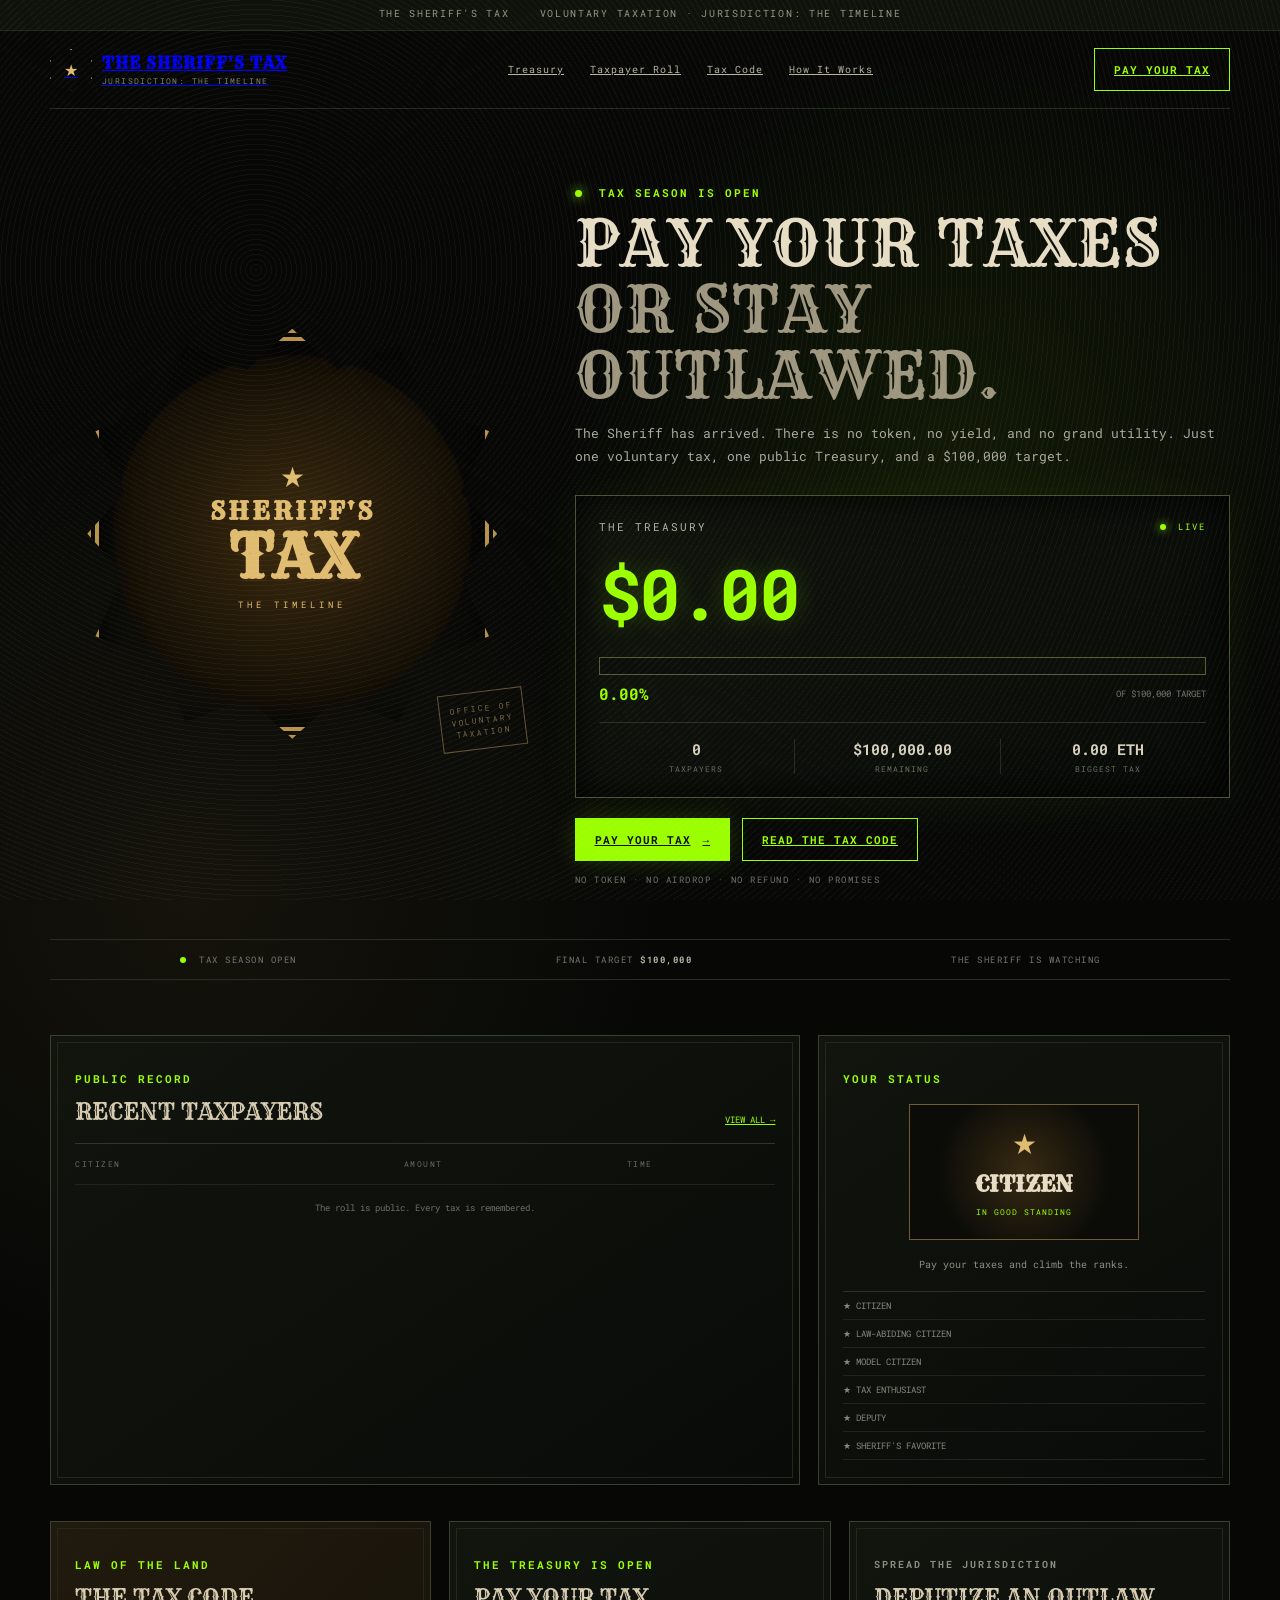
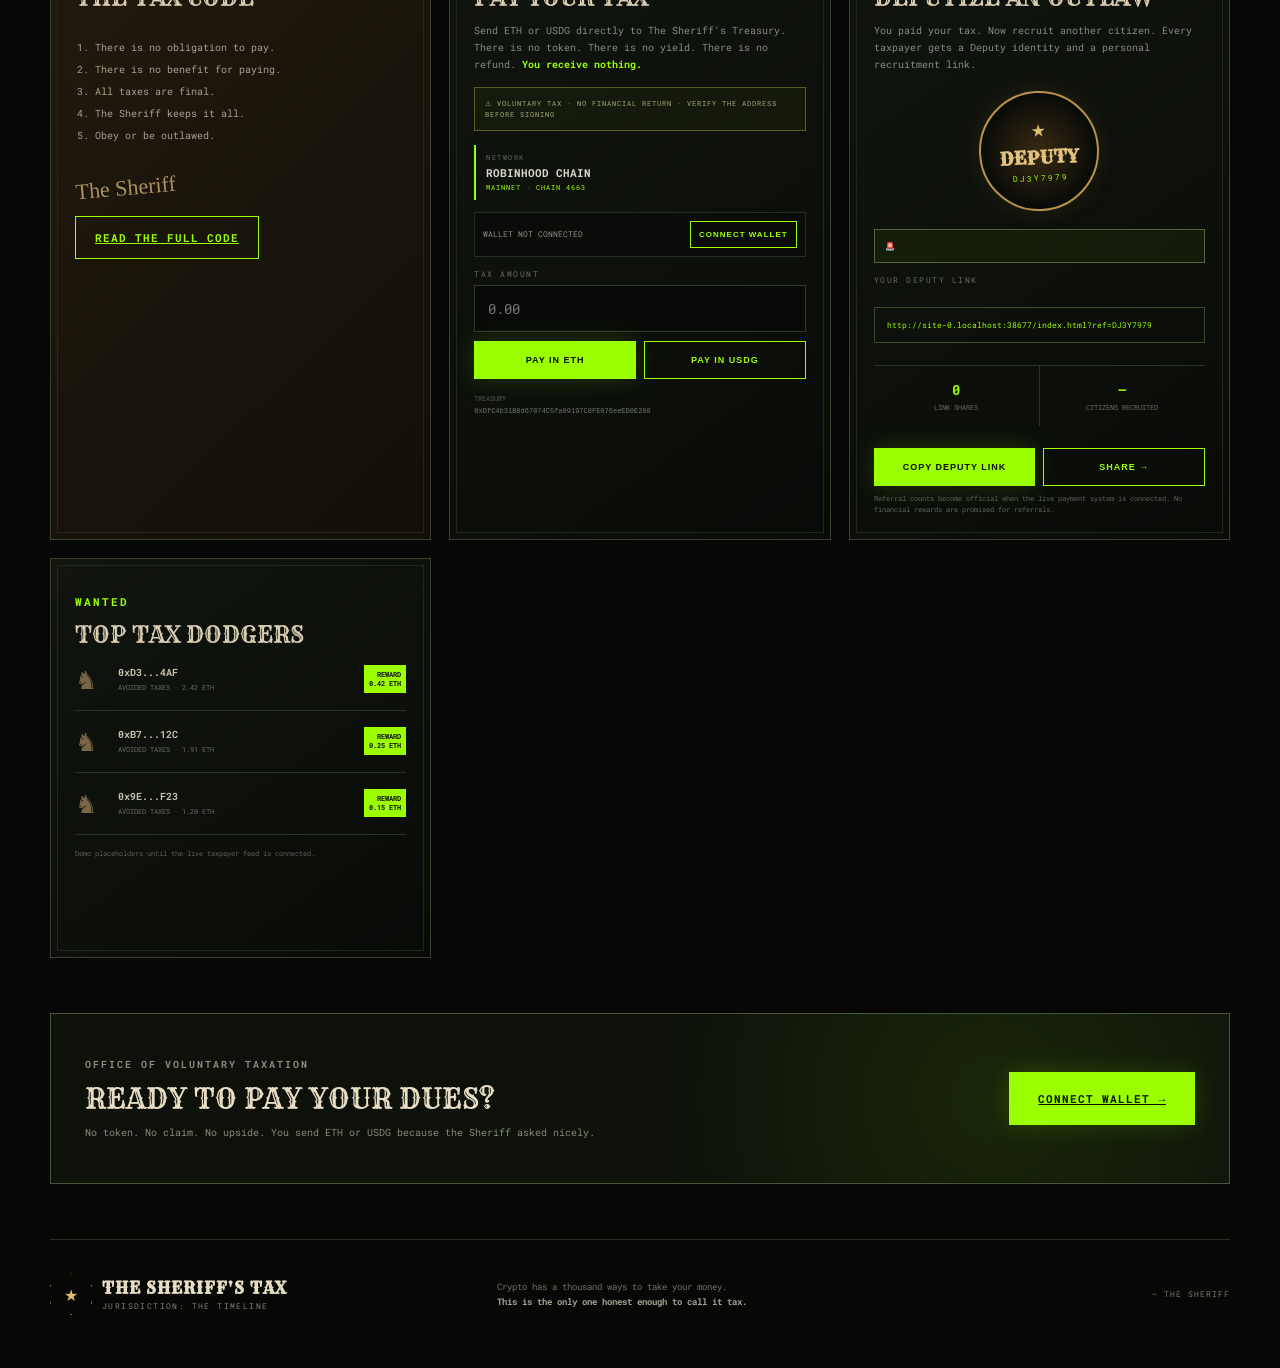
<file: index.html>
<!doctype html>
<html lang="en">
<head>
<meta charset="utf-8">
<meta name="viewport" content="width=device-width,initial-scale=1">

<meta name="description" content="The Sheriff's Tax — a voluntary crypto tax experiment.">

<title>The Sheriff's Tax — Jurisdiction: The Timeline</title>

<link rel="preconnect" href="https://fonts.googleapis.com">
<link rel="preconnect" href="https://fonts.gstatic.com" crossorigin>

<link href="https://fonts.googleapis.com/css2?family=Roboto+Mono:wght@400;500;600;700&family=Rye&display=swap" rel="stylesheet">

<link rel="stylesheet" href="styles.css">
</head>

<body>

<div class="grain"></div>

<div class="notice">
  <span>THE SHERIFF'S TAX</span>
  <span>VOLUNTARY TAXATION · JURISDICTION: THE TIMELINE</span>
</div>


<header class="nav shell">

  <a class="brand" href="#top">
    <span class="brand-badge">★</span>

    <span>
      <strong>THE SHERIFF'S TAX</strong>
      <small>JURISDICTION: THE TIMELINE</small>
    </span>
  </a>

  <nav>
    <a href="#treasury">Treasury</a>
    <a href="#roll">Taxpayer Roll</a>
    <a href="#code">Tax Code</a>
    <a href="#how">How It Works</a>
  </nav>

  <a class="nav-cta" href="#pay">
    PAY YOUR TAX
  </a>

</header>


<main id="top">


<!-- =========================
     HERO
========================= -->

<section class="hero shell">

  <div class="hero-art">

    <div class="badge">
      <span>★</span>
      <b>SHERIFF'S</b>
      <strong>TAX</strong>
      <small>THE TIMELINE</small>
    </div>

    <div class="hero-stamp">
      OFFICE OF<br>
      VOLUNTARY<br>
      TAXATION
    </div>

  </div>


  <div class="hero-copy">

    <p class="eyebrow">
      <i></i>
      TAX SEASON IS OPEN
    </p>

    <h1>
      PAY YOUR TAXES<br>
      <em>OR STAY OUTLAWED.</em>
    </h1>

    <p class="lede">
      The Sheriff has arrived. There is no token, no yield,
      and no grand utility. Just one voluntary tax,
      one public Treasury, and a $100,000 target.
    </p>


    <!-- TREASURY -->

    <div class="treasury-card" id="treasury">

      <div class="card-top">
        <span>THE TREASURY</span>

        <span class="live">
          <i></i>
          LIVE
        </span>
      </div>

      <div class="amount" id="treasuryAmount">
        $0.00
      </div>

      <div class="progress-track">
        <div
          class="progress-bar"
          id="progressBar">
        </div>
      </div>

      <div class="progress-meta">
        <strong id="progressPercent">
          0.00%
        </strong>

        <span>
          OF $100,000 TARGET
        </span>
      </div>


      <div class="stats">

        <div>
          <strong id="taxpayerCount">
            0
          </strong>

          <span>
            TAXPAYERS
          </span>
        </div>


        <div>
          <strong id="remainingAmount">
            $100,000.00
          </strong>

          <span>
            REMAINING
          </span>
        </div>


        <div>
          <strong id="biggestTax">
            0.00 ETH
          </strong>

          <span>
            BIGGEST TAX
          </span>
        </div>

      </div>

    </div>


    <div class="hero-actions">

      <a
        class="button button-green"
        href="#pay">
        PAY YOUR TAX
        <span>→</span>
      </a>

      <a
        class="button button-outline"
        href="#code">
        READ THE TAX CODE
      </a>

    </div>


    <p class="micro">
      NO TOKEN · NO AIRDROP · NO REFUND · NO PROMISES
    </p>

  </div>

</section>


<!-- =========================
     STATUS
========================= -->

<section class="status-strip shell">

  <div>
    <span class="dot"></span>
    TAX SEASON OPEN
  </div>

  <div>
    FINAL TARGET
    <strong>$100,000</strong>
  </div>

  <div>
    THE SHERIFF IS WATCHING
  </div>

</section>


<!-- =========================
     TAXPAYER DASHBOARD
========================= -->

<section class="dashboard shell" id="roll">

  <div class="panel taxpayers">

    <div class="panel-heading">

      <div>

        <p class="eyebrow">
          PUBLIC RECORD
        </p>

        <h2>
          RECENT TAXPAYERS
        </h2>

      </div>

      <a href="#roll">
        VIEW ALL →
      </a>

    </div>


    <div class="table">

      <div class="table-row table-head">
        <span>CITIZEN</span>
        <span>AMOUNT</span>
        <span>TIME</span>
      </div>

      <div id="taxpayerRows"></div>

    </div>


    <p
      class="panel-note"
      id="rollNote">
      The roll is public. Every tax is remembered.
    </p>

  </div>


  <aside class="wanted panel">

    <p class="eyebrow">
      YOUR STATUS
    </p>

    <div class="status-badge">

      <span>★</span>

      <strong>
        CITIZEN
      </strong>

      <small>
        IN GOOD STANDING
      </small>

    </div>

    <p>
      Pay your taxes and climb the ranks.
    </p>


    <div class="rank-list">

      <div>★ CITIZEN</div>
      <div>★ LAW-ABIDING CITIZEN</div>
      <div>★ MODEL CITIZEN</div>
      <div>★ TAX ENTHUSIAST</div>
      <div>★ DEPUTY</div>
      <div>★ SHERIFF'S FAVORITE</div>

    </div>

  </aside>

</section>


<!-- =========================
     TAX CODE
========================= -->

<section
  class="three-col shell"
  id="code">


  <article class="paper panel">

    <p class="eyebrow">
      LAW OF THE LAND
    </p>

    <h2>
      THE TAX CODE
    </h2>


    <ol>

      <li>
        There is no obligation to pay.
      </li>

      <li>
        There is no benefit for paying.
      </li>

      <li>
        All taxes are final.
      </li>

      <li>
        The Sheriff keeps it all.
      </li>

      <li>
        Obey or be outlawed.
      </li>

    </ol>


    <div class="signature">
      The Sheriff
    </div>


    <a
      class="button button-outline"
      href="#how">
      READ THE FULL CODE
    </a>

  </article>


<!-- =========================
     PAYMENT
========================= -->

  <section
    class="tax-payment panel"
    id="pay">

    <p class="eyebrow">
      THE TREASURY IS OPEN
    </p>

    <h2>
      PAY YOUR TAX
    </h2>


    <p class="tax-copy">

      Send ETH or USDG directly to
      The Sheriff's Treasury.

      There is no token.
      There is no yield.
      There is no refund.

      <strong>
        You receive nothing.
      </strong>

    </p>


    <div class="tax-warning">

      ⚠ VOLUNTARY TAX · NO FINANCIAL RETURN ·
      VERIFY THE ADDRESS BEFORE SIGNING

    </div>


    <div class="tax-network">

      <span>
        NETWORK
      </span>

      <strong>
        ROBINHOOD CHAIN
      </strong>

      <small>
        MAINNET · CHAIN 4663
      </small>

    </div>


    <div class="tax-wallet">

      <span id="walletAddress">
        WALLET NOT CONNECTED
      </span>

      <button
        class="button button-outline"
        id="connectTax"
        type="button">

        CONNECT WALLET

      </button>

    </div>


    <label
      class="ref-label"
      for="taxAmount">

      TAX AMOUNT

    </label>


    <input
      id="taxAmount"
      class="tax-input"
      type="number"
      min="0"
      step="any"
      placeholder="0.00">


    <div class="tax-assets">

      <button
        class="button button-green"
        id="payEth"
        type="button">

        PAY IN ETH

      </button>


      <button
        class="button button-outline"
        id="payUsdg"
        type="button">

        PAY IN USDG

      </button>

    </div>


    <div
      id="taxStatus"
      class="tax-status"
      hidden>
    </div>


    <div
      id="taxTx"
      class="tax-tx">
    </div>


    <div
      id="taxRef"
      class="tax-ref">
    </div>


    <p class="tax-address">

      TREASURY<br>

      <code>
        0xDfC4b31B8d67074C5fa09197C8FE076eeED0E280
      </code>

    </p>

  </section>


<!-- =========================
     DEPUTY SYSTEM
========================= -->

  <article
    class="deputy panel"
    id="how">


    <p class="eyebrow">
      SPREAD THE JURISDICTION
    </p>


    <h2>
      DEPUTIZE AN OUTLAW
    </h2>


    <p class="deputy-lede">

      You paid your tax.
      Now recruit another citizen.

      Every taxpayer gets a Deputy identity
      and a personal recruitment link.

    </p>


    <div class="deputy-seal">

      <span>★</span>

      <strong>
        DEPUTY
      </strong>

      <small id="deputyId">
        DXXXXXXX
      </small>

    </div>


    <div
      class="ref-notice"
      id="refNotice"
      hidden>

      <span>🚨</span>

      <strong id="refNoticeText"></strong>

    </div>


    <label class="ref-label">
      YOUR DEPUTY LINK
    </label>


    <div
      class="ref-box"
      id="refBox">

      Generating your link...

    </div>


    <div class="mini-stats">

      <div>

        <strong id="copyCount">
          0
        </strong>

        <span>
          LINK SHARES
        </span>

      </div>


      <div>

        <strong>
          —
        </strong>

        <span>
          CITIZENS RECRUITED
        </span>

      </div>

    </div>


    <div class="deputy-actions">

      <button
        class="button button-green"
        type="button"
        id="copyRef">

        COPY DEPUTY LINK

      </button>


      <button
        class="button button-outline"
        type="button"
        id="shareRef">

        SHARE →

      </button>

    </div>


    <p class="deputy-footnote">

      Referral counts become official
      when the live payment system is connected.

      No financial rewards are promised
      for referrals.

    </p>

  </article>


<!-- =========================
     OUTLAWS
========================= -->

  <article class="outlaws panel">

    <p class="eyebrow">
      WANTED
    </p>

    <h2>
      TOP TAX DODGERS
    </h2>


    <div class="outlaw">

      <span>♞</span>

      <div>

        <strong>
          0xD3...4AF
        </strong>

        <small>
          AVOIDED TAXES · 2.42 ETH
        </small>

      </div>

      <b>
        REWARD<br>
        0.42 ETH
      </b>

    </div>


    <div class="outlaw">

      <span>♞</span>

      <div>

        <strong>
          0xB7...12C
        </strong>

        <small>
          AVOIDED TAXES · 1.91 ETH
        </small>

      </div>

      <b>
        REWARD<br>
        0.25 ETH
      </b>

    </div>


    <div class="outlaw">

      <span>♞</span>

      <div>

        <strong>
          0x9E...F23
        </strong>

        <small>
          AVOIDED TAXES · 1.20 ETH
        </small>

      </div>

      <b>
        REWARD<br>
        0.15 ETH
      </b>

    </div>


    <p class="disclaimer">
      Demo placeholders until the live
      taxpayer feed is connected.
    </p>

  </article>

</section>


<!-- =========================
     FINAL CTA
========================= -->

<section
  class="payment shell"
  id="tax-payment">

  <div>

    <p class="eyebrow">
      OFFICE OF VOLUNTARY TAXATION
    </p>

    <h2>
      READY TO PAY YOUR DUES?
    </h2>

    <p>
      No token.
      No claim.
      No upside.

      You send ETH or USDG
      because the Sheriff asked nicely.
    </p>

  </div>


  <a
    class="button button-green big"
    href="#pay">

    CONNECT WALLET →

  </a>

</section>

</main>


<!-- =========================
     FOOTER
========================= -->

<footer class="footer shell">

  <div class="brand">

    <span class="brand-badge">
      ★
    </span>

    <span>

      <strong>
        THE SHERIFF'S TAX
      </strong>

      <small>
        JURISDICTION: THE TIMELINE
      </small>

    </span>

  </div>


  <p>

    Crypto has a thousand ways
    to take your money.

    <br>

    <strong>
      This is the only one honest enough
      to call it tax.
    </strong>

  </p>


  <span>
    — THE SHERIFF
  </span>

</footer>


<script src="script.js"></script>

</body>
</html>
</file>
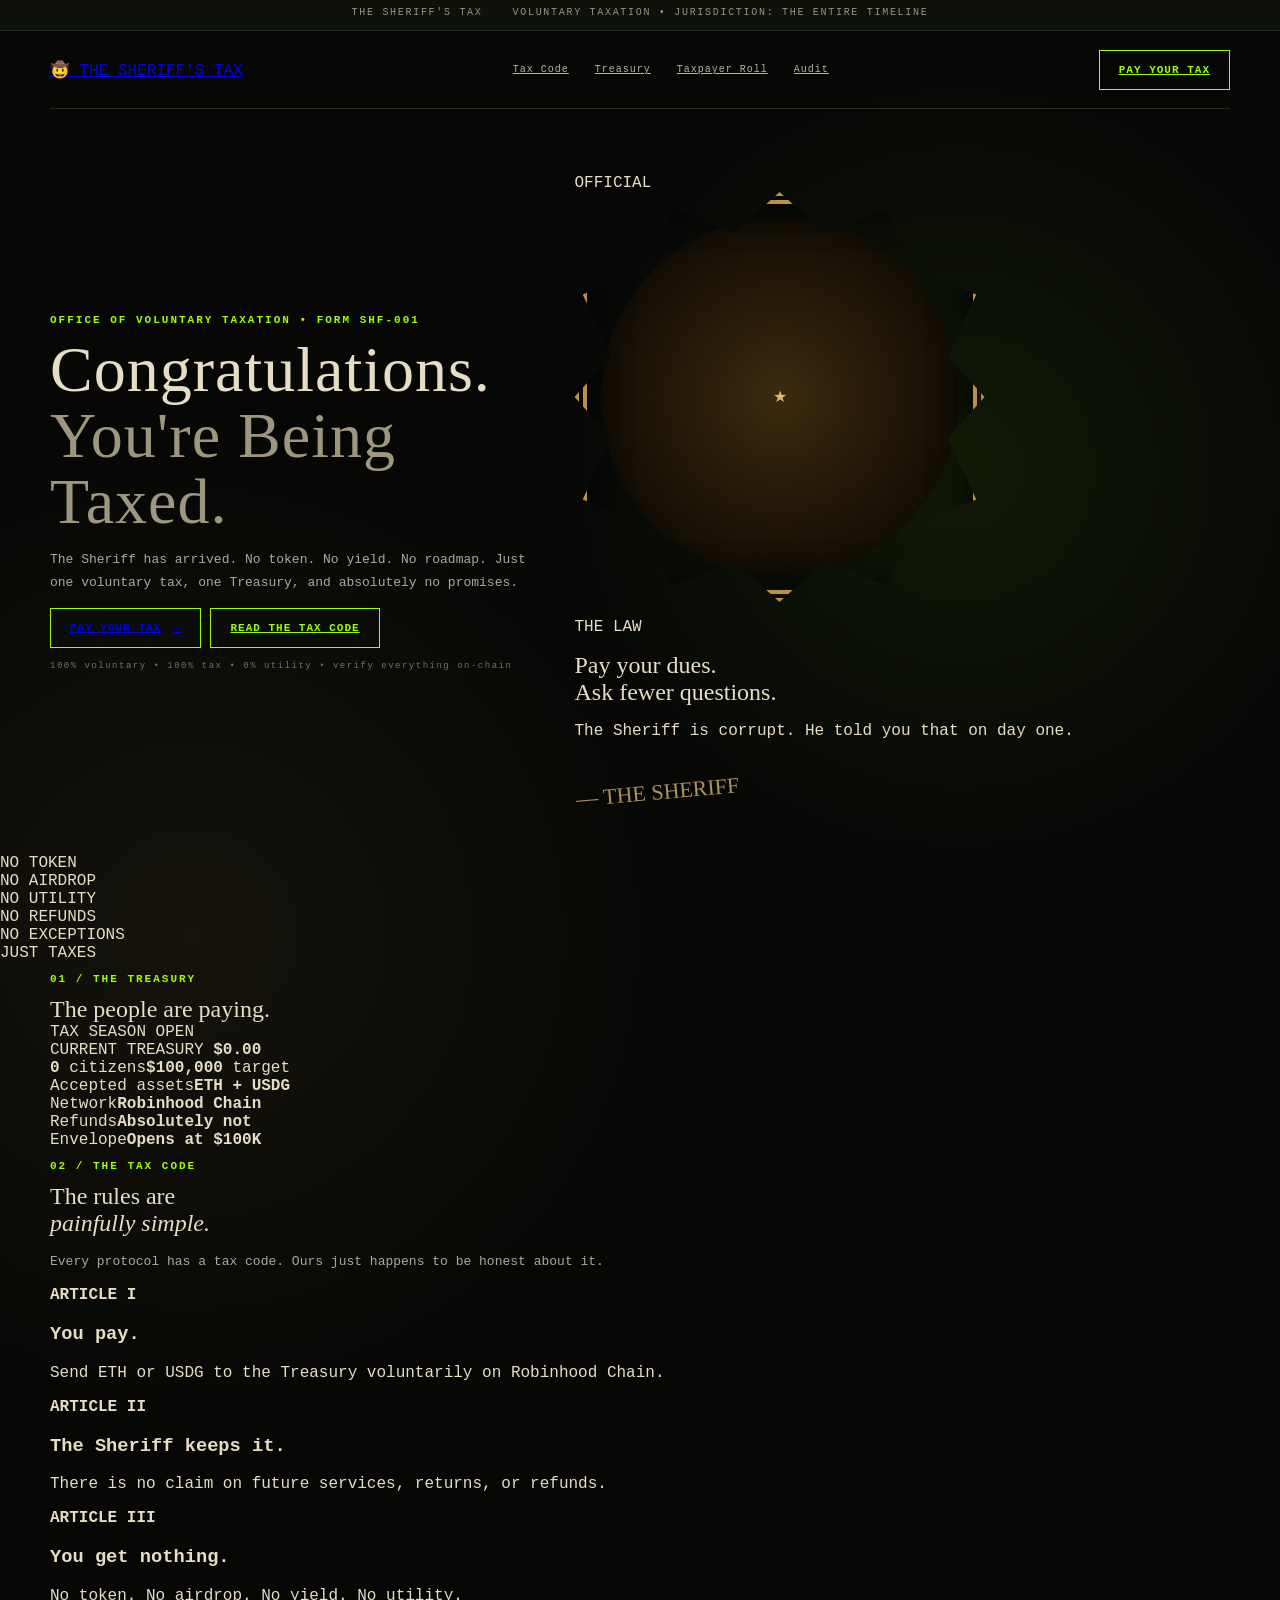
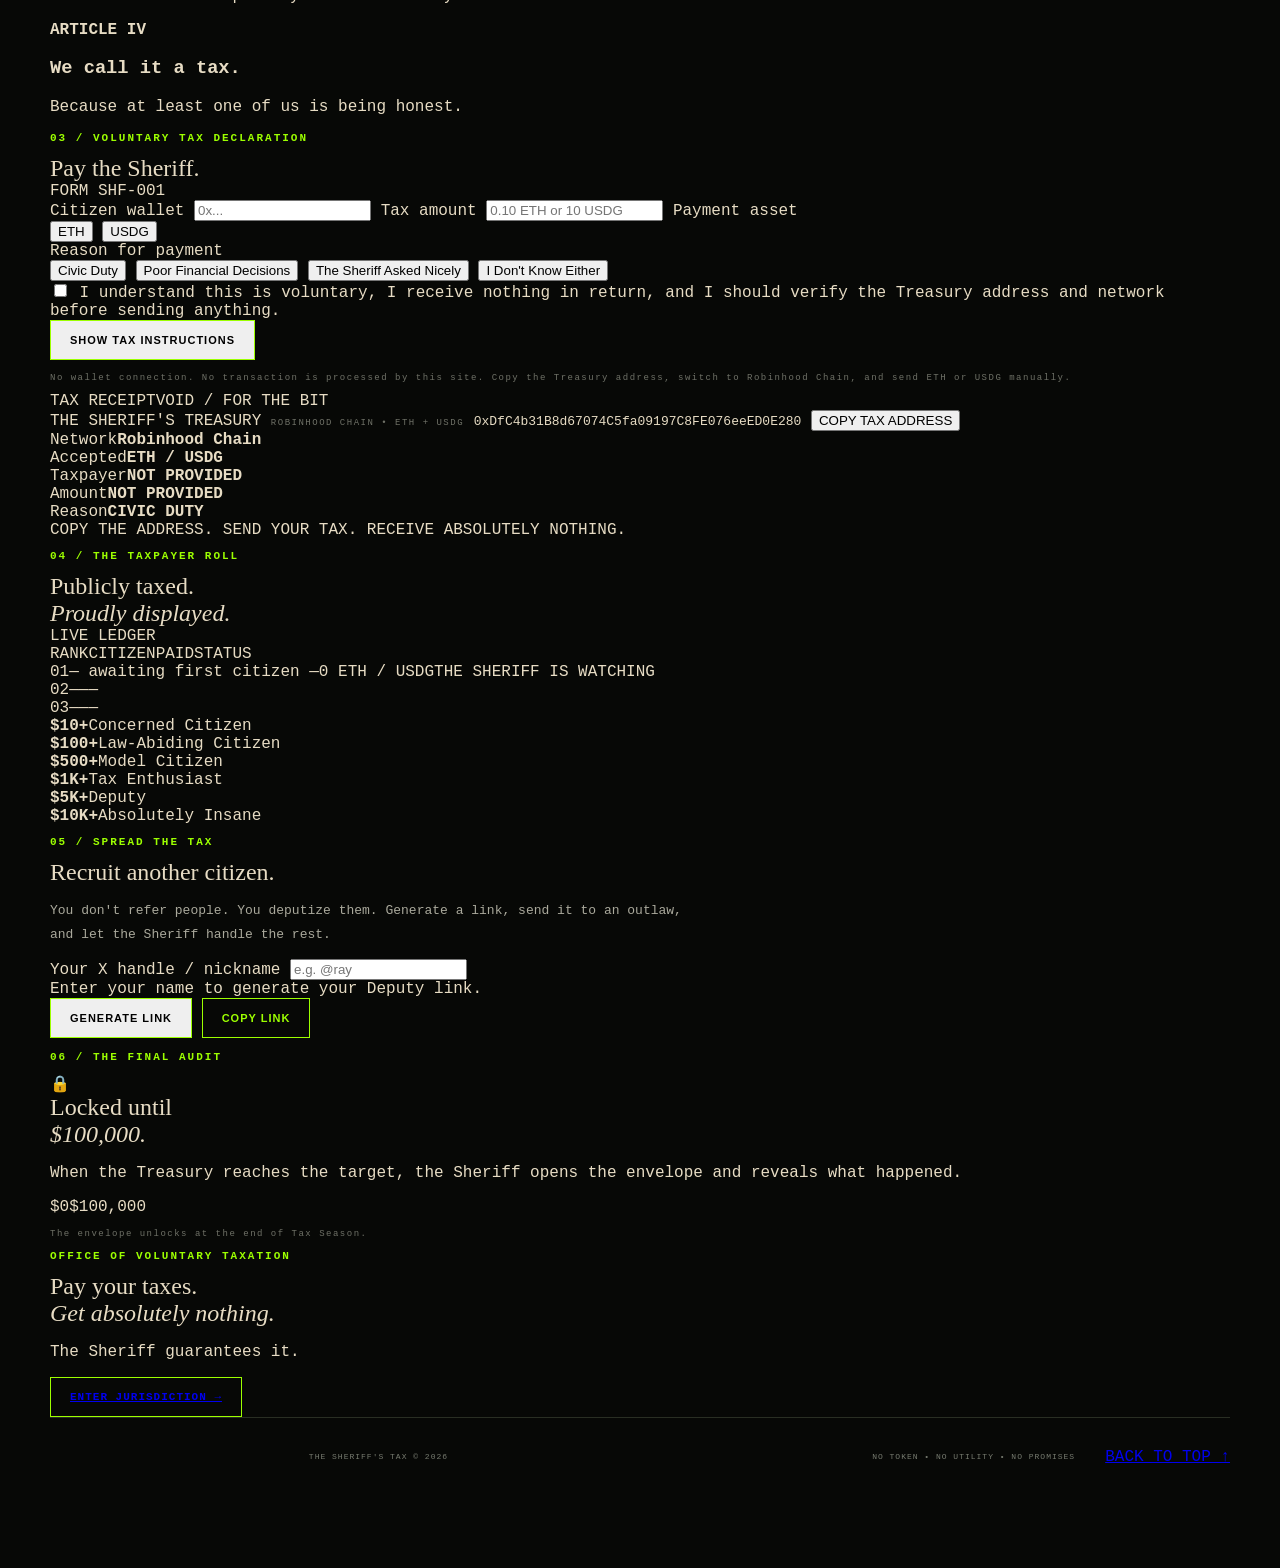
<file: index_sheriffs_tax_payment_v1-2.html>
<!doctype html>
<html lang="en">
<head>
  <meta charset="utf-8">
  <meta name="viewport" content="width=device-width, initial-scale=1">
  <meta name="description" content="The Sheriff's Tax — Congratulations. You're Being Taxed.">
  <title>The Sheriff's Tax — Congratulations. You're Being Taxed.</title>
  <link rel="stylesheet" href="styles.css">
</head>
<body>
  <div class="notice">
    <span>THE SHERIFF'S TAX</span>
    <span>VOLUNTARY TAXATION • JURISDICTION: THE ENTIRE TIMELINE</span>
  </div>

  <header class="nav shell">
    <a class="brand" href="#top">🤠 THE SHERIFF'S TAX</a>
    <nav>
      <a href="#tax-code">Tax Code</a>
      <a href="#treasury">Treasury</a>
      <a href="#roll">Taxpayer Roll</a>
      <a href="#audit">Audit</a>
    </nav>
    <a class="nav-cta" href="#pay">PAY YOUR TAX</a>
  </header>

  <main id="top">
    <section class="hero shell">
      <div class="hero-copy">
        <p class="eyebrow">OFFICE OF VOLUNTARY TAXATION • FORM SHF-001</p>
        <h1>Congratulations.<br><em>You're Being Taxed.</em></h1>
        <p class="lede">
          The Sheriff has arrived. No token. No yield. No roadmap.
          Just one voluntary tax, one Treasury, and absolutely no promises.
        </p>
        <div class="actions">
          <a class="button button-dark" href="#pay">PAY YOUR TAX <span>→</span></a>
          <a class="button button-outline" href="#tax-code">READ THE TAX CODE</a>
        </div>
        <p class="micro">100% voluntary • 100% tax • 0% utility • verify everything on-chain</p>
      </div>

      <div class="hero-card">
        <div class="wanted-stamp">OFFICIAL</div>
        <div class="badge">★</div>
        <p class="card-kicker">THE LAW</p>
        <h2>Pay your dues.<br>Ask fewer questions.</h2>
        <p>The Sheriff is corrupt. He told you that on day one.</p>
        <div class="signature">— THE SHERIFF</div>
      </div>
    </section>

    <section class="ticker" aria-label="Sheriff ticker">
      <div>NO TOKEN</div><div>NO AIRDROP</div><div>NO UTILITY</div><div>NO REFUNDS</div><div>NO EXCEPTIONS</div><div>JUST TAXES</div>
    </section>

    <section id="treasury" class="section shell">
      <div class="section-head">
        <div>
          <p class="eyebrow">01 / THE TREASURY</p>
          <h2>The people are paying.</h2>
        </div>
        <span class="status"><i></i> TAX SEASON OPEN</span>
      </div>

      <div class="treasury-grid">
        <div class="big-stat">
          <span class="label">CURRENT TREASURY</span>
          <strong id="treasuryAmount">$0.00</strong>
          <div class="progress"><span id="progressBar"></span></div>
          <div class="stat-row"><span><b id="citizenCount">0</b> citizens</span><span><b>$100,000</b> target</span></div>
        </div>
        <div class="data-card">
          <div><span>Accepted assets</span><strong>ETH + USDG</strong></div>
          <div><span>Network</span><strong>Robinhood Chain</strong></div>
          <div><span>Refunds</span><strong>Absolutely not</strong></div>
          <div><span>Envelope</span><strong>Opens at $100K</strong></div>
        </div>
      </div>
    </section>

    <section id="tax-code" class="section paper-section">
      <div class="shell">
        <p class="eyebrow">02 / THE TAX CODE</p>
        <div class="code-layout">
          <div>
            <h2>The rules are<br><em>painfully simple.</em></h2>
            <p class="lede">Every protocol has a tax code. Ours just happens to be honest about it.</p>
          </div>
          <div class="rules">
            <article><b>ARTICLE I</b><h3>You pay.</h3><p>Send ETH or USDG to the Treasury voluntarily on Robinhood Chain.</p></article>
            <article><b>ARTICLE II</b><h3>The Sheriff keeps it.</h3><p>There is no claim on future services, returns, or refunds.</p></article>
            <article><b>ARTICLE III</b><h3>You get nothing.</h3><p>No token. No airdrop. No yield. No utility.</p></article>
            <article><b>ARTICLE IV</b><h3>We call it a tax.</h3><p>Because at least one of us is being honest.</p></article>
          </div>
        </div>
      </div>
    </section>

    <section id="pay" class="section shell">
      <div class="section-head">
        <div>
          <p class="eyebrow">03 / VOLUNTARY TAX DECLARATION</p>
          <h2>Pay the Sheriff.</h2>
        </div>
        <span class="form-id">FORM SHF-001</span>
      </div>

      <div class="pay-grid">
        <div class="form-card">
          <label for="wallet">Citizen wallet</label>
          <input id="wallet" type="text" placeholder="0x..." autocomplete="off">

          <label for="amount">Tax amount</label>
          <input id="amount" type="text" placeholder="0.10 ETH or 10 USDG" inputmode="decimal">

          <label>Payment asset</label>
          <div class="choices">
            <button type="button" data-reason="ETH">ETH</button>
            <button type="button" data-reason="USDG">USDG</button>
          </div>

          <label>Reason for payment</label>
          <div class="choices">
            <button type="button" data-reason="Civic Duty">Civic Duty</button>
            <button type="button" data-reason="Poor Financial Decisions">Poor Financial Decisions</button>
            <button type="button" data-reason="The Sheriff Asked Nicely">The Sheriff Asked Nicely</button>
            <button type="button" data-reason="I Don't Know Either">I Don't Know Either</button>
          </div>

          <div class="ack">
            <input id="ack" type="checkbox">
            <label for="ack">I understand this is voluntary, I receive nothing in return, and I should verify the Treasury address and network before sending anything.</label>
          </div>

          <button class="button button-dark full" id="payButton" type="button">SHOW TAX INSTRUCTIONS</button>
          <p class="micro">No wallet connection. No transaction is processed by this site. Copy the Treasury address, switch to Robinhood Chain, and send ETH or USDG manually.</p>
        </div>

        <aside class="receipt" id="receipt">
          <div class="receipt-top"><span>TAX RECEIPT</span><span>VOID / FOR THE BIT</span></div>
          <div class="receipt-main">
            <span class="receipt-label">THE SHERIFF'S TREASURY</span>
            <span class="micro">ROBINHOOD CHAIN • ETH + USDG</span>
            <code id="treasuryAddress">0xDfC4b31B8d67074C5fa09197C8FE076eeED0E280</code>
            <button class="copy" data-copy="treasuryAddress">COPY TAX ADDRESS</button>
          </div>
          <div class="receipt-lines">
            <div><span>Network</span><b>Robinhood Chain</b></div>
            <div><span>Accepted</span><b>ETH / USDG</b></div>
            <div><span>Taxpayer</span><b id="receiptWallet">NOT PROVIDED</b></div>
            <div><span>Amount</span><b id="receiptAmount">NOT PROVIDED</b></div>
            <div><span>Reason</span><b id="receiptReason">CIVIC DUTY</b></div>
          </div>
          <div class="receipt-bottom">COPY THE ADDRESS. SEND YOUR TAX. RECEIVE ABSOLUTELY NOTHING.</div>
        </aside>
      </div>
    </section>

    <section id="roll" class="section dark-section">
      <div class="shell">
        <div class="section-head">
          <div>
            <p class="eyebrow">04 / THE TAXPAYER ROLL</p>
            <h2>Publicly taxed.<br><em>Proudly displayed.</em></h2>
          </div>
          <span class="status light"><i></i> LIVE LEDGER</span>
        </div>

        <div class="roll-table">
          <div class="roll-row header"><span>RANK</span><span>CITIZEN</span><span>PAID</span><span>STATUS</span></div>
          <div class="roll-row"><span>01</span><span>— awaiting first citizen —</span><span>0 ETH / USDG</span><span>THE SHERIFF IS WATCHING</span></div>
          <div class="roll-row"><span>02</span><span>—</span><span>—</span><span>—</span></div>
          <div class="roll-row"><span>03</span><span>—</span><span>—</span><span>—</span></div>
        </div>

        <div class="rank-grid">
          <div><b>$10+</b><span>Concerned Citizen</span></div>
          <div><b>$100+</b><span>Law-Abiding Citizen</span></div>
          <div><b>$500+</b><span>Model Citizen</span></div>
          <div><b>$1K+</b><span>Tax Enthusiast</span></div>
          <div><b>$5K+</b><span>Deputy</span></div>
          <div><b>$10K+</b><span>Absolutely Insane</span></div>
        </div>
      </div>
    </section>

    <section id="deputy" class="section shell">
      <div class="referral-card">
        <div>
          <p class="eyebrow">05 / SPREAD THE TAX</p>
          <h2>Recruit another citizen.</h2>
          <p class="lede">You don't refer people. You deputize them. Generate a link, send it to an outlaw, and let the Sheriff handle the rest.</p>
        </div>
        <div class="referral-box">
          <label for="deputyName">Your X handle / nickname</label>
          <input id="deputyName" type="text" placeholder="e.g. @ray">
          <div class="generated-link" id="generatedLink">Enter your name to generate your Deputy link.</div>
          <div class="actions">
            <button class="button button-dark" id="generateLink" type="button">GENERATE LINK</button>
            <button class="button button-outline" id="copyLink" type="button">COPY LINK</button>
          </div>
          <p id="shareMessage" class="micro"></p>
        </div>
      </div>
    </section>

    <section id="audit" class="section audit-section">
      <div class="shell audit">
        <p class="eyebrow">06 / THE FINAL AUDIT</p>
        <div class="seal">🔒</div>
        <h2>Locked until<br><em>$100,000.</em></h2>
        <p>When the Treasury reaches the target, the Sheriff opens the envelope and reveals what happened.</p>
        <div class="audit-line"><span>$0</span><span>$100,000</span></div>
        <div class="progress light-progress"><span id="auditBar"></span></div>
        <p class="micro">The envelope unlocks at the end of Tax Season.</p>
      </div>
    </section>

    <section class="closing shell">
      <p class="eyebrow">OFFICE OF VOLUNTARY TAXATION</p>
      <h2>Pay your taxes.<br><em>Get absolutely nothing.</em></h2>
      <p>The Sheriff guarantees it.</p>
      <a class="button button-dark" href="#pay">ENTER JURISDICTION →</a>
    </section>
  </main>

  <footer class="footer shell">
    <span>THE SHERIFF'S TAX © 2026</span>
    <span>NO TOKEN • NO UTILITY • NO PROMISES</span>
    <a href="#top">BACK TO TOP ↑</a>
  </footer>

  <div class="toast" id="toast" role="status" aria-live="polite"></div>
  <script src="script.js"></script>
</body>
</html>
</file>
<file: styles.css>
:root{--bg:#070806;--panel:#0d100b;--line:#303728;--gold:#b9924a;--gold2:#e0bc70;--green:#9cff00;--cream:#e7dcc4;--muted:#8c8e82}*{box-sizing:border-box}html{scroll-behavior:smooth}body{margin:0;color:var(--cream);background:radial-gradient(circle at 75% 15%,rgba(156,255,0,.07),transparent 25rem),radial-gradient(circle at 15% 30%,rgba(185,146,74,.08),transparent 30rem),var(--bg);font-family:"Roboto Mono",monospace;overflow-x:hidden}body:before{content:"";position:fixed;inset:0;pointer-events:none;opacity:.055;background:linear-gradient(rgba(255,255,255,.07) 1px,transparent 1px);background-size:100% 4px;z-index:20}.grain{position:fixed;inset:0;pointer-events:none;opacity:.04;background:repeating-radial-gradient(circle at 20% 30%,#fff 0 1px,transparent 1px 5px);z-index:19}.shell{width:min(1180px,calc(100% - 36px));margin:auto}.notice{min-height:31px;padding:7px 20px;display:flex;justify-content:center;gap:30px;background:#0e120a;border-bottom:1px solid #23291c;color:#929681;font-size:10px;letter-spacing:1.7px}.nav{min-height:78px;display:flex;align-items:center;justify-content:space-between;border-bottom:1px solid #272c21;gap:18px}.brand{display:flex;align-items:center;gap:10px}.brand-badge{width:42px;height:42px;border:1px solid var(--gold);color:var(--gold2);display:grid;place-items:center;clip-path:polygon(50% 0,61% 12%,77% 8%,85% 23%,100% 28%,91% 50%,100% 72%,85% 77%,77% 92%,61% 88%,50% 100%,39% 88%,23% 92%,15% 77%,0 72%,9% 50%,0 28%,15% 23%,23% 8%,39% 12%)}.brand strong{display:block;font-family:Rye,serif;font-size:16px;letter-spacing:1px}.brand small{display:block;color:#7d806f;font-size:8px;letter-spacing:1.4px;margin-top:3px}.nav nav{display:flex;gap:26px}.nav nav a{font-size:10px;color:#b7b4a4;letter-spacing:1px}.nav nav a:hover{color:var(--green)}.nav-cta,.button{display:inline-flex;align-items:center;justify-content:center;gap:12px;border:1px solid var(--green);padding:13px 19px;letter-spacing:1px;font-size:11px;font-weight:700;transition:.2s}.nav-cta{color:var(--green)}.nav-cta:hover,.button-outline:hover{background:var(--green);color:#071000}.hero{min-height:650px;display:grid;grid-template-columns:.85fr 1.15fr;gap:40px;align-items:center;padding:65px 0 45px}.hero-art{min-height:500px;position:relative;display:grid;place-items:center}.badge{width:min(410px,80vw);aspect-ratio:1;display:flex;flex-direction:column;align-items:center;justify-content:center;color:var(--gold2);background:radial-gradient(circle,#3b2a0e,#130e05 65%,transparent 66%);border:12px double var(--gold);clip-path:polygon(50% 0,61% 10%,76% 4%,83% 19%,98% 25%,91% 40%,100% 50%,91% 60%,98% 75%,83% 81%,76% 96%,61% 90%,50% 100%,39% 90%,24% 96%,17% 81%,2% 75%,9% 60%,0 50%,9% 40%,2% 25%,17% 19%,24% 4%,39% 10%);box-shadow:0 0 70px rgba(185,146,74,.14),inset 0 0 40px #000;text-align:center}.badge span{font-size:28px}.badge b{font-family:Rye,serif;font-size:25px;letter-spacing:3px}.badge strong{font-family:Rye,serif;font-size:60px;line-height:1;text-shadow:3px 3px 0 #39250b}.badge small{font-size:9px;letter-spacing:4px;margin-top:12px}.hero-stamp{position:absolute;right:2%;bottom:7%;padding:10px;border:1px solid #635334;color:#796949;font-size:8px;line-height:1.5;letter-spacing:2px;transform:rotate(-7deg);text-align:center}.eyebrow{font-size:11px;letter-spacing:2px;color:var(--green);font-weight:700}.eyebrow i{display:inline-block;width:7px;height:7px;background:var(--green);border-radius:50%;box-shadow:0 0 12px var(--green);margin-right:8px}h1,h2{margin:0;font-family:Rye,serif;font-weight:400}h1{font-size:clamp(38px,5vw,68px);line-height:1.03;letter-spacing:1px}h1 em{font-style:normal;color:#9e967f}.lede{max-width:650px;color:#aaa99c;line-height:1.8;font-size:13px}.treasury-card{margin-top:26px;padding:23px;border:1px solid #4a523a;background:linear-gradient(135deg,#11150d,#080a07);box-shadow:0 0 45px rgba(156,255,0,.05),inset 0 0 40px #000}.card-top,.progress-meta,.stats{display:flex;justify-content:space-between;align-items:center}.card-top{font-size:11px;letter-spacing:2px;color:#b3b19e}.live{color:var(--green);font-size:9px}.live i{display:inline-block;width:6px;height:6px;background:var(--green);border-radius:50%;margin-right:5px;box-shadow:0 0 10px var(--green)}.amount{font-size:clamp(38px,6vw,70px);font-weight:700;color:var(--green);letter-spacing:-2px;margin:13px 0 18px;text-shadow:0 0 25px rgba(156,255,0,.2)}.progress-track{height:18px;border:1px solid #506036;background:#0b0e09;padding:2px}.progress-bar{height:100%;width:0;background:repeating-linear-gradient(135deg,var(--green) 0 10px,#77bd00 10px 18px);box-shadow:0 0 18px rgba(156,255,0,.55);transition:width 1s ease}.progress-meta{margin-top:8px;color:#73776a;font-size:9px}.progress-meta strong{font-size:16px;color:var(--green)}.stats{border-top:1px solid #2b3026;margin-top:18px;padding-top:16px;gap:10px}.stats div{flex:1;text-align:center;border-right:1px solid #272c22}.stats div:last-child{border:0}.stats strong{display:block;color:#d6d0bd;font-size:15px}.stats span{display:block;color:#686d61;font-size:8px;letter-spacing:1px;margin-top:5px}.hero-actions{display:flex;gap:12px;margin-top:20px}.button-green{background:var(--green);color:#081000;box-shadow:0 0 25px rgba(156,255,0,.17)}.button-green:hover{transform:translateY(-2px);box-shadow:0 0 32px rgba(156,255,0,.35)}.button-outline{color:var(--green);background:transparent}.micro{font-size:9px;letter-spacing:1.5px;color:#6f7167;margin-top:13px}.status-strip{border-top:1px solid #282e21;border-bottom:1px solid #282e21;padding:14px 0;display:flex;justify-content:space-around;color:#74786b;font-size:9px;letter-spacing:1.5px}.status-strip strong{color:#b5b49f}.dot{display:inline-block;width:6px;height:6px;background:var(--green);border-radius:50%;margin-right:7px}.dashboard{display:grid;grid-template-columns:1.55fr .85fr;gap:18px;padding:55px 0 18px}.panel{border:1px solid #3a402e;background:linear-gradient(145deg,#11150e,#090b08);padding:24px;position:relative}.panel:before{content:"";position:absolute;inset:6px;border:1px solid #22281d;pointer-events:none}.panel-heading{display:flex;justify-content:space-between;align-items:end;border-bottom:1px solid #303529;padding-bottom:17px}.panel-heading h2,.three-col h2{font-size:23px;color:#d7cbb1}.panel-heading a{font-size:9px;color:var(--green)}.table-row{display:grid;grid-template-columns:1.5fr 1fr .7fr;padding:15px 0;border-bottom:1px solid #20251c;gap:10px}.table-row span{font-size:11px}.table-head span{color:#696e62;font-size:8px;letter-spacing:1.5px}.tax-row span:first-child{color:var(--green)}.tax-row span:nth-child(2){color:#d6d0bd}.tax-row span:last-child{color:#77796d;text-align:right}.panel-note{font-size:9px;color:#6c7165;text-align:center;margin:17px 0 0}.status-badge{margin:18px auto;padding:20px;text-align:center;border:1px solid #715b34;background:radial-gradient(circle,#392a13,#0b0c08 65%);max-width:230px}.status-badge span{display:block;color:var(--gold2);font-size:28px}.status-badge strong{display:block;font-family:Rye,serif;font-size:22px;margin-top:8px}.status-badge small{color:var(--green);font-size:8px;letter-spacing:1px}.wanted>p:not(.eyebrow){font-size:10px;color:#8d8e81;text-align:center}.rank-list{border-top:1px solid #2b3025;margin-top:20px}.rank-list div{padding:8px 0;border-bottom:1px solid #1f241c;color:#85887b;font-size:9px}.three-col{display:grid;grid-template-columns:1fr 1fr 1fr;gap:18px;padding:18px 0 55px}.three-col .panel{min-height:400px}.paper{background:linear-gradient(135deg,#211a0e,#120f08)}.paper ol{padding-left:20px;color:#aaa28e;font-size:10px;line-height:2.2;margin-top:25px}.signature{font-family:cursive;color:#ad915d;font-size:22px;margin:18px 0 25px;transform:rotate(-5deg)}.deputy p{color:#898c7f;font-size:10px;line-height:1.7}.ref-box{border:1px solid #3c492d;color:var(--green);font-size:8px;padding:12px;overflow:hidden;white-space:nowrap;margin:22px 0}.mini-stats{display:flex;border-top:1px solid #2b3025;margin-bottom:22px}.mini-stats div{flex:1;padding:14px 4px;text-align:center;border-right:1px solid #2b3025}.mini-stats div:last-child{border:0}.mini-stats strong{display:block;color:var(--green);font-size:14px}.mini-stats span{display:block;color:#686c61;font-size:7px;margin-top:4px}.outlaw{display:grid;grid-template-columns:35px 1fr auto;gap:8px;align-items:center;padding:14px 0;border-bottom:1px solid #2b3025}.outlaw>span{color:#786746;font-size:25px}.outlaw strong{display:block;color:#c5bfac;font-size:10px}.outlaw small{display:block;color:#696d62;font-size:7px;margin-top:4px}.outlaw b{font-size:7px;text-align:right;color:#111;background:var(--green);padding:5px}.disclaimer{font-size:7px;color:#5e6258;margin-top:14px}.payment{border:1px solid #4a543b;background:radial-gradient(circle at 80% 50%,rgba(156,255,0,.09),transparent 35%),#0d110a;display:flex;justify-content:space-between;align-items:center;gap:30px;padding:34px;margin-bottom:55px}.payment h2{font-size:28px}.payment p{color:#878b7d;font-size:10px}.button.big{padding:18px 28px;white-space:nowrap}.footer{border-top:1px solid #292e23;padding:30px 0 50px;display:grid;grid-template-columns:1fr 1.5fr auto;gap:30px;align-items:center}.footer p{color:#6e7267;font-size:9px;line-height:1.7}.footer p strong{color:#a4a393}.footer>span{color:#777b70;font-size:8px;letter-spacing:1px;text-align:right}@media(max-width:850px){.nav{height:auto;padding:16px 0;flex-wrap:wrap}.nav nav{order:3;width:100%;overflow:auto;gap:18px}.nav nav a{white-space:nowrap}.nav-cta{font-size:9px;padding:10px}.hero{grid-template-columns:1fr;padding-top:35px}.hero-art{min-height:310px}.badge{width:290px}.badge strong{font-size:48px}.dashboard,.three-col{grid-template-columns:1fr}.three-col .panel{min-height:auto}.payment,.footer{display:grid;grid-template-columns:1fr}.footer>span{text-align:left}}@media(max-width:520px){.shell{width:calc(100% - 24px)}.notice{font-size:7px}.notice span:last-child{display:none}h1{font-size:36px}.amount{font-size:42px}.stats strong{font-size:11px}.hero-actions{flex-direction:column}.button{width:100%}.status-strip{justify-content:space-between;font-size:7px}.status-strip div:last-child{display:none}.table-row{grid-template-columns:1.3fr .8fr .6fr}.table-row span{font-size:9px}}
/* SHERIFF'S TAX — DEPUTY SYSTEM V1 */

.deputy-lede {
  color: #898c7f;
  font-size: 10px;
  line-height: 1.7;
}

.deputy-seal {
  width: 120px;
  height: 120px;
  margin: 18px auto;
  border: 2px solid var(--gold);
  border-radius: 50%;
  display: flex;
  flex-direction: column;
  align-items: center;
  justify-content: center;
  background: radial-gradient(circle, #392a13, #0a0c08 67%);
  box-shadow: 0 0 24px rgba(185, 146, 74, 0.12);
  transform: rotate(-3deg);
}

.deputy-seal span {
  color: var(--gold2);
  font-size: 17px;
}

.deputy-seal strong {
  font-family: Rye, serif;
  color: #dfc07d;
  font-size: 18px;
  margin: 4px 0;
}

.deputy-seal small {
  color: var(--green);
  font-size: 8px;
  letter-spacing: 2px;
}

.ref-label {
  display: block;
  color: #686d61;
  font-size: 8px;
  letter-spacing: 1.5px;
  margin-bottom: 6px;
}

.ref-notice {
  display: flex;
  gap: 8px;
  align-items: flex-start;
  border: 1px solid #56623b;
  background: rgba(156, 255, 0, 0.05);
  color: #9cac7e;
  padding: 10px;
  margin: 12px 0;
  font-size: 8px;
  line-height: 1.5;
}

.ref-box {
  font-size: 8px;
}

.deputy-actions {
  display: grid;
  grid-template-columns: 1fr 1fr;
  gap: 8px;
}

.deputy-actions .button {
  width: 100%;
  padding-left: 8px;
  padding-right: 8px;
  font-size: 9px;
}

.deputy-footnote {
  font-size: 7px !important;
  color: #5f6459 !important;
  line-height: 1.6 !important;
  margin-bottom: 0;
}

@media (max-width: 520px) {
  .deputy-actions {
    grid-template-columns: 1fr;
  }
}
/* SHERIFF'S TAX — PAYMENT V1 */

.tax-copy {
  color: #898c7f;
  font-size: 10px;
  line-height: 1.7;
}

.tax-copy strong {
  color: var(--green);
}

.tax-warning {
  margin: 14px 0;
  padding: 10px;
  border: 1px solid #5b5b28;
  background: rgba(156, 255, 0, 0.035);
  color: #a6a879;
  font-size: 7px;
  letter-spacing: 1px;
  line-height: 1.6;
}

.tax-network {
  display: flex;
  flex-direction: column;
  gap: 3px;
  border-left: 2px solid var(--green);
  padding: 8px 10px;
  margin: 12px 0;
}

.tax-network span {
  font-size: 7px;
  color: #62675d;
  letter-spacing: 1.5px;
}

.tax-network strong {
  font-size: 11px;
  color: #d7d9cc;
}

.tax-network small {
  font-size: 7px;
  color: var(--green);
  letter-spacing: 1px;
}

.tax-wallet {
  display: flex;
  align-items: center;
  justify-content: space-between;
  gap: 8px;
  margin: 12px 0;
  padding: 8px;
  border: 1px solid #252a22;
  background: #0a0c09;
}

.tax-wallet span {
  font-size: 8px;
  color: #8d9185;
}

.tax-wallet .button {
  font-size: 8px;
  padding: 8px;
}

.tax-input {
  width: 100%;
  box-sizing: border-box;
  background: #080a07;
  color: #e7eadf;
  border: 1px solid #33382f;
  padding: 13px;
  font: inherit;
  font-size: 14px;
  outline: none;
  margin-bottom: 9px;
}

.tax-input:focus {
  border-color: var(--green);
}

.tax-assets {
  display: grid;
  grid-template-columns: 1fr 1fr;
  gap: 8px;
}

.tax-assets .button {
  width: 100%;
  font-size: 9px;
}

.tax-status {
  margin-top: 12px;
  padding: 10px;
  border: 1px solid #34392f;
  background: #0a0c09;
  color: #aaaf9f;
  font-size: 8px;
  line-height: 1.6;
}

.tax-status.success {
  border-color: #5d8f1f;
  color: #b8e77c;
}

.tax-status.error {
  border-color: #713b30;
  color: #ff9e87;
}

.tax-status.pending {
  border-color: #6e6634;
  color: #e2d68a;
}

.tax-tx {
  font-size: 8px;
  margin-top: 8px;
}

.tax-tx a {
  color: var(--green);
}

.tax-ref {
  font-size: 7px;
  color: #6e7468;
  margin-top: 8px;
}

.tax-address {
  margin-top: 14px;
  color: #555b50;
  font-size: 7px;
  line-height: 1.8;
  word-break: break-all;
}

.tax-address code {
  color: #73796d;
}

@media (max-width: 520px) {
  .tax-assets {
    grid-template-columns: 1fr;
  }

  .tax-wallet {
    align-items: stretch;
    flex-direction: column;
  }

  .tax-wallet .button {
    width: 100%;
  }
}
</file>
